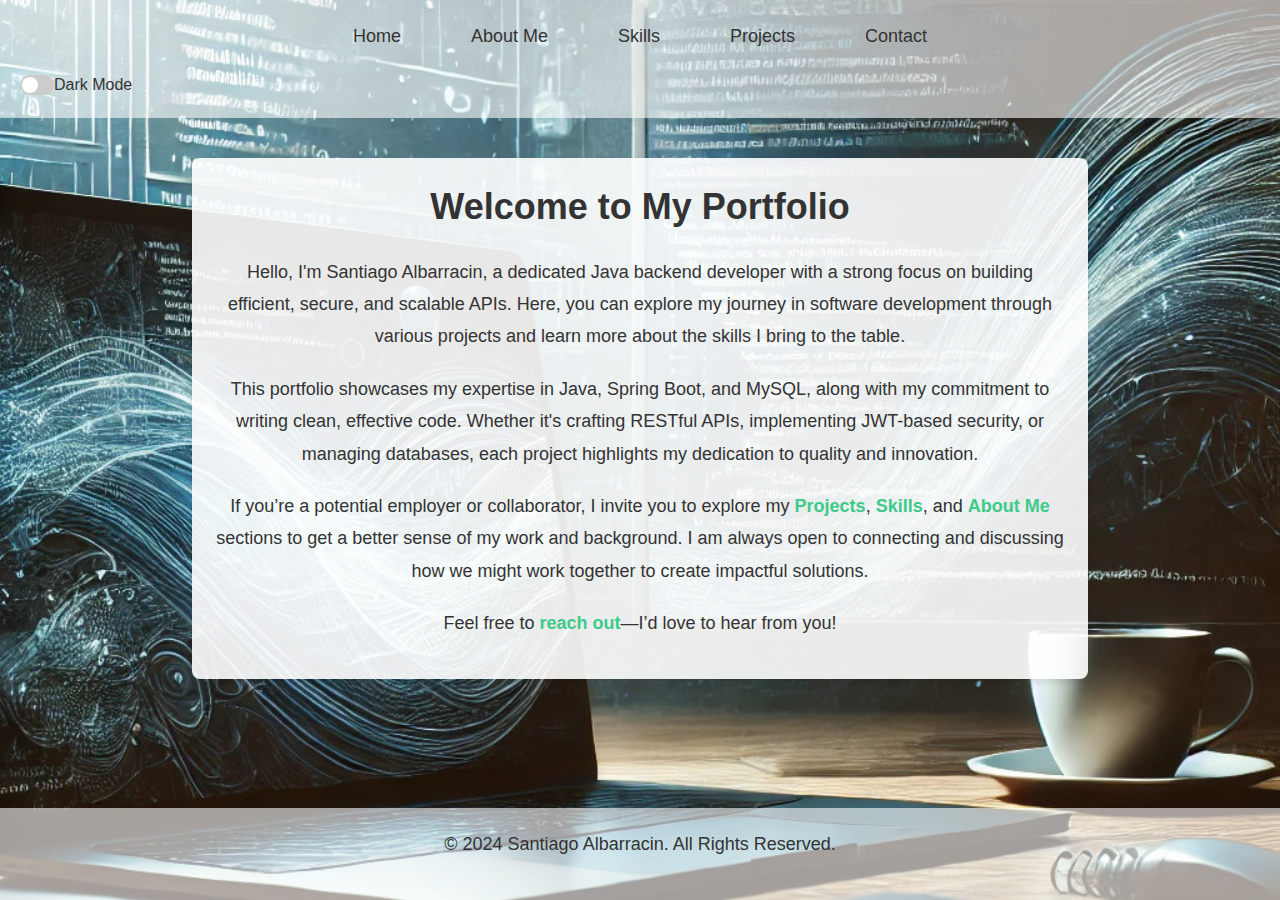
<file: index.html>
<!DOCTYPE html>
<html lang="en">
<head>
    <meta charset="UTF-8">
    <meta name="viewport" content="width=device-width, initial-scale=1.0">
    <meta name="description" content="Santiago Albarracin's Portfolio.">
    <title>Home - Santiago Albarracin</title>
    <link rel="stylesheet" href="styles.css">
</head>
<body>
    <header>
        <nav>
            <ul>
                <li><a href="index.html">Home</a></li>
                <li><a href="about.html">About Me</a></li>
                <li><a href="skills.html">Skills</a></li>
                <li><a href="projects.html">Projects</a></li>
                <li><a href="contact.html">Contact</a></li>
            </ul>
            <!-- Dark Mode Toggle -->
            <div class="theme-switch-wrapper">
                <label class="theme-switch" for="checkbox">
                    <input type="checkbox" id="checkbox">
                    <div class="slider round"></div>
                </label>
                <span id="theme-label">Dark Mode</span> <!-- Label will change -->
            </div>
        </nav>
    </header>

    <div class="container">
        <section id="welcome">
            <h1>Welcome to My Portfolio</h1>
            <p>Hello, I'm Santiago Albarracin, a dedicated Java backend developer with a strong focus on building efficient, secure, and scalable APIs. Here, you can explore my journey in software development through various projects and learn more about the skills I bring to the table.</p>
            <p>This portfolio showcases my expertise in Java, Spring Boot, and MySQL, along with my commitment to writing clean, effective code. Whether it's crafting RESTful APIs, implementing JWT-based security, or managing databases, each project highlights my dedication to quality and innovation.</p>
            <p>If you’re a potential employer or collaborator, I invite you to explore my <a href="projects.html">Projects</a>, <a href="skills.html">Skills</a>, and <a href="about.html">About Me</a> sections to get a better sense of my work and background. I am always open to connecting and discussing how we might work together to create impactful solutions.</p>
            <p>Feel free to <a href="contact.html">reach out</a>—I’d love to hear from you!</p>
        </section>
    </div>
    
    

    <footer>
        <p>&copy; 2024 Santiago Albarracin. All Rights Reserved.</p>
    </footer>

    <!-- JavaScript for Dark Mode -->
    <script src="theme-toggle.js"></script>
</body>
</html>
</file>
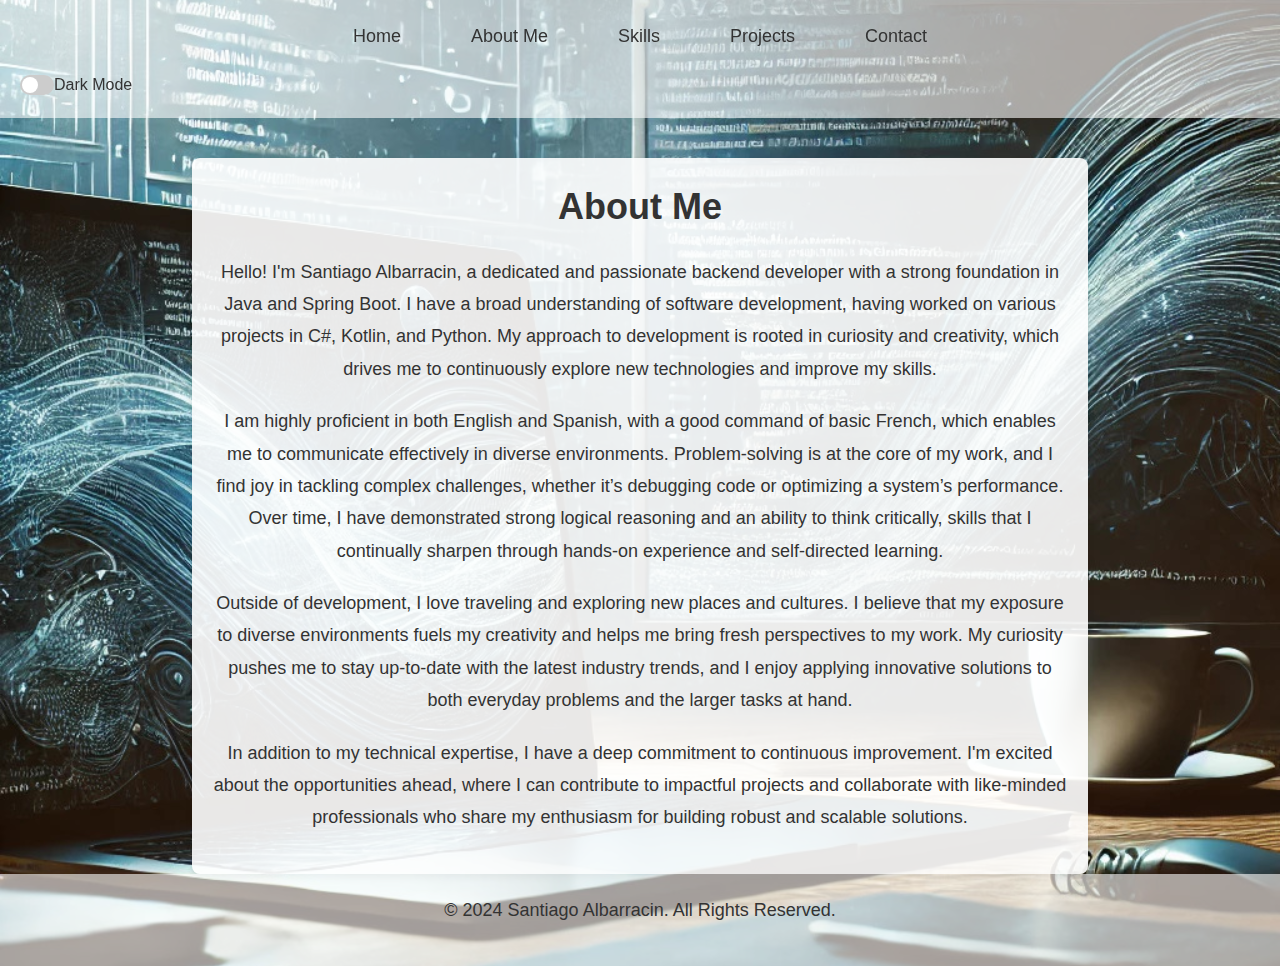
<file: about.html>
<!DOCTYPE html>
<html lang="en">
<head>
    <meta charset="UTF-8">
    <meta name="viewport" content="width=device-width, initial-scale=1.0">
    <meta name="description" content="About Santiago Albarracin, Java Backend Developer.">
    <title>About Me - Santiago Albarracin</title>
    <link rel="stylesheet" href="styles.css">
</head>
<body>
    <header>
        <nav>
            <ul>
                <li><a href="index.html">Home</a></li>
                <li><a href="about.html">About Me</a></li>
                <li><a href="skills.html">Skills</a></li>
                <li><a href="projects.html">Projects</a></li>
                <li><a href="contact.html">Contact</a></li>
            </ul>
                 <!-- Dark Mode Toggle -->
                 <div class="theme-switch-wrapper">
                    <label class="theme-switch" for="checkbox">
                        <input type="checkbox" id="checkbox">
                        <div class="slider round"></div>
                    </label>
                    <span id="theme-label">Dark Mode</span> <!-- Label will change -->
                </div>
        </nav>
    </header>

    <div class="container">
        <section id="about">
            <h1>About Me</h1>
            <p>Hello! I'm Santiago Albarracin, a dedicated and passionate backend developer with a strong foundation in Java and Spring Boot. I have a broad understanding of software development, having worked on various projects in C#, Kotlin, and Python. My approach to development is rooted in curiosity and creativity, which drives me to continuously explore new technologies and improve my skills.</p>

            <p>I am highly proficient in both English and Spanish, with a good command of basic French, which enables me to communicate effectively in diverse environments. Problem-solving is at the core of my work, and I find joy in tackling complex challenges, whether it’s debugging code or optimizing a system’s performance. Over time, I have demonstrated strong logical reasoning and an ability to think critically, skills that I continually sharpen through hands-on experience and self-directed learning.</p>

            <p>Outside of development, I love traveling and exploring new places and cultures. I believe that my exposure to diverse environments fuels my creativity and helps me bring fresh perspectives to my work. My curiosity pushes me to stay up-to-date with the latest industry trends, and I enjoy applying innovative solutions to both everyday problems and the larger tasks at hand.</p>

            <p>In addition to my technical expertise, I have a deep commitment to continuous improvement. I'm excited about the opportunities ahead, where I can contribute to impactful projects and collaborate with like-minded professionals who share my enthusiasm for building robust and scalable solutions.</p>
        </section>
    </div>

    <footer>
        <p>&copy; 2024 Santiago Albarracin. All Rights Reserved.</p>
    </footer>
   
    <!-- JavaScript for Dark Mode -->
    <script src="theme-toggle.js"></script>
</body>
</html>
</file>
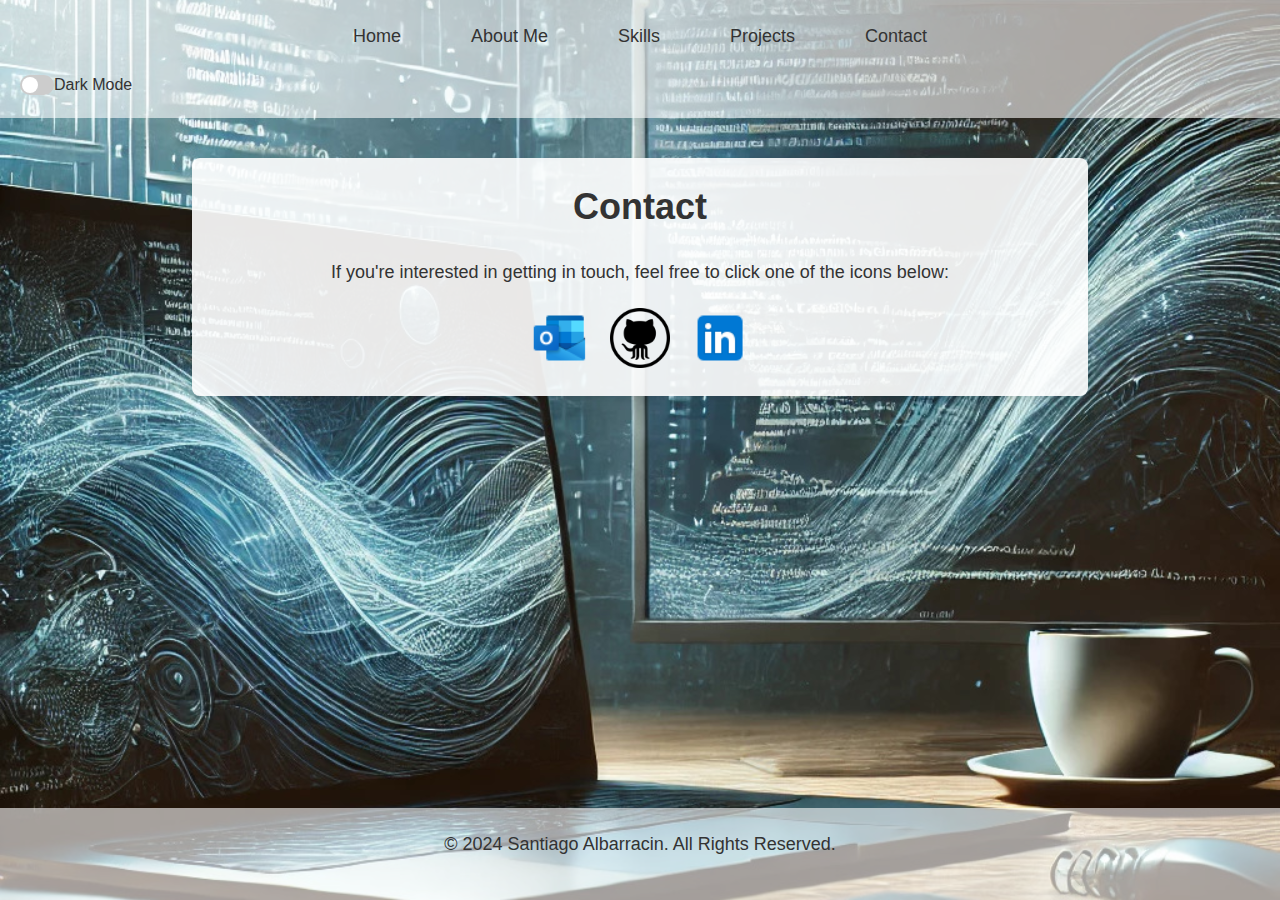
<file: contact.html>
<!DOCTYPE html>
<html lang="en">
<head>
    <meta charset="UTF-8">
    <meta name="viewport" content="width=device-width, initial-scale=1.0">
    <meta name="description" content="Contact Santiago Albarracin, Java Backend Developer.">
    <title>Contact - Santiago Albarracin</title>
    <link rel="stylesheet" href="styles.css">
</head>
<body>
    <header>
        <nav>
            <ul>
                <li><a href="index.html">Home</a></li>
                <li><a href="about.html">About Me</a></li>
                <li><a href="skills.html">Skills</a></li>
                <li><a href="projects.html">Projects</a></li>
                <li><a href="contact.html">Contact</a></li>
            </ul>
                  <!-- Dark Mode Toggle -->
            <div class="theme-switch-wrapper">
                <label class="theme-switch" for="checkbox">
                    <input type="checkbox" id="checkbox">
                    <div class="slider round"></div>
                </label>
                <span id="theme-label">Dark Mode</span> <!-- Label will change -->
            </div>
        </nav>
    </header>
<div class="container">
    <section id="contact" class="section">
        <h1>Contact</h1>
        <p>If you're interested in getting in touch, feel free to click one of the icons below:</p>
        
        <div class="contact-icons">
            <!-- Outlook Email Icon -->
            <a href="mailto:sa_albarracin@hotmail.com" target="_blank">
                <img src="images/outlook.png" alt="Outlook Email" class="contact-icon">
            </a>
            
            <!-- GitHub Icon -->
            <a href="https://github.com/santialb" target="_blank">
                <img src="images/github-logo.png" alt="GitHub" class="contact-icon">
            </a>
            
            <!-- LinkedIn Icon -->
            <a href="https://www.linkedin.com/in/santiago-albarrac%C3%ADn-quintero-217b96217/" target="_blank">
                <img src="images/linkedin.png" alt="LinkedIn" class="contact-icon">
            </a>
        </div>
 </div>
    </section>
    
    <footer>
        <p>&copy; 2024 Santiago Albarracin. All Rights Reserved.</p>
    </footer>
    
    <!-- JavaScript for Dark Mode -->
    <script src="theme-toggle.js"></script>
</body>
</html>
</file>
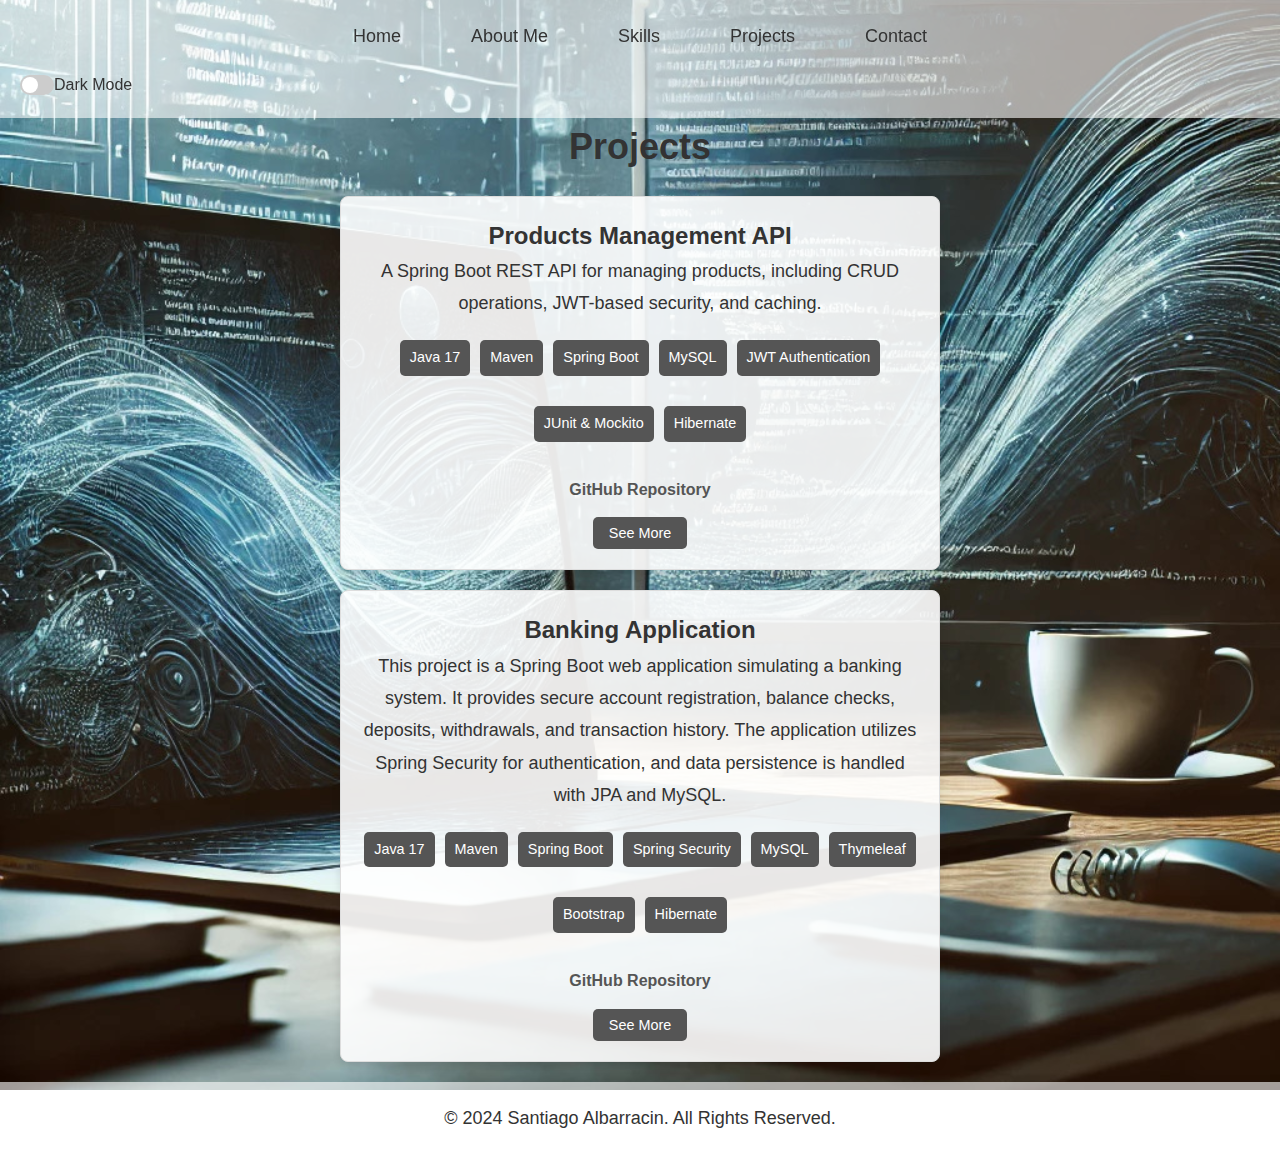
<file: projects.html>
<!DOCTYPE html>
<html lang="en">
<head>
    <meta charset="UTF-8">
    <meta name="viewport" content="width=device-width, initial-scale=1.0">
    <meta name="description" content="Projects by Santiago Albarracin, Java Backend Developer.">
    <title>Projects - Santiago Albarracin</title>
    <link rel="stylesheet" href="styles.css">
</head>
<body>
    <header>
        <nav>
            <ul>
                <li><a href="index.html">Home</a></li>
                <li><a href="about.html">About Me</a></li>
                <li><a href="skills.html">Skills</a></li>
                <li><a href="projects.html">Projects</a></li>
                <li><a href="contact.html">Contact</a></li>
            </ul>
                 <!-- Dark Mode Toggle -->
                 <div class="theme-switch-wrapper">
                    <label class="theme-switch" for="checkbox">
                        <input type="checkbox" id="checkbox">
                        <div class="slider round"></div>
                    </label>
                    <span id="theme-label">Dark Mode</span> <!-- Label will change -->
                </div>
        </nav>
    </header>

    
    <section id="projects" class="section">
        <h1>Projects</h1>
        
        <div class="project-card">
            <h2>Products Management API</h2>
            <p>A Spring Boot REST API for managing products, including CRUD operations, JWT-based security, and caching.</p>
            <ul class="tech-list">
                <li>Java 17</li>
                <li>Maven</li>
                <li>Spring Boot</li>
                <li>MySQL</li>
                <li>JWT Authentication</li>
                <li>JUnit & Mockito</li>
                <li>Hibernate</li>
            </ul>
            <div class="project-links">
                <a href="https://github.com/santialb/finalExam" target="_blank">GitHub Repository</a>
            </div>
            <!-- "See More" button and additional content -->
            <button class="see-more-btn">See More</button>
            <div class="project-more">
                <h3>Postman Screenshots</h3>
                <div class="screenshots">
                    <img src="images/loginUser.jpg" alt="Authentication Endpoint">
                    <img src="images/createNewUser.jpg" alt="Create Product Endpoint">
                    <img src="images/getProducts.jpg" alt="Get Products Endpoint">
                    <img src="images/getProductById.jpg" alt="Get Product by id Endpoint">
                    <img src="images/deleteProduct.jpg" alt="Delete Product by id Endpoint">
                    <img src="images/productNotFound.jpg" alt="Product not found after delete">
                    <img src="images/sqlSchema.jpg" alt="SQL Repository">
                    
                </div>
                <h3>Key Endpoints</h3>
                <ul>
                    <li><strong>POST /login:</strong> Authenticate and get JWT</li>
                    <li><strong>POST /product:</strong> Create a new product</li>
                    <li><strong>GET /products:</strong> Retrieve all products</li>
                    <li><strong>GET /product/{id}:</strong> Retrieve a product by ID</li>
                    <li><strong>DELETE /product/{id}:</strong> Delete a product by ID</li>
                </ul>
            </div>
        </div>


        <div class="project-card">
            <h2>Banking Application</h2>
            <p>This project is a Spring Boot web application simulating a banking system. It provides secure account registration, balance checks, deposits, withdrawals, and transaction history. The application utilizes Spring Security for authentication, and data persistence is handled with JPA and MySQL.</p>
            <ul class="tech-list">
                <li>Java 17</li>
                <li>Maven</li>
                <li>Spring Boot</li>
                <li>Spring Security</li>
                <li>MySQL</li>
                <li>Thymeleaf</li>
                <li>Bootstrap</li>
                <li>Hibernate</li>
            </ul>
            <div class="project-links">
                <a href="https://github.com/santialb/bankApp" target="_blank">GitHub Repository</a>
            </div>
            <!-- "See More" button and additional content -->
            <button class="see-more-btn">See More</button>
            <div class="project-more">
                <h3>Key Endpoints</h3>
                <ul>
                    <li><strong>GET /dashboard:</strong> Displays account details and balance</li>
                    <li><strong>POST /register:</strong> Register a new account</li>
                    <li><strong>POST /deposit:</strong> Deposit funds into an account</li>
                    <li><strong>POST /withdraw:</strong> Withdraw funds from an account</li>
                    <li><strong>POST /transfer:</strong> Transfer funds to another account</li>
                    <li><strong>GET /transactions:</strong> View transaction history</li>
                </ul>
            </div>
        </div>
        
    </section>
    
    
    

    <footer>
        <p>&copy; 2024 Santiago Albarracin. All Rights Reserved.</p>
    </footer>
    
    <!-- JavaScript for Dark Mode -->
    <script src="theme-toggle.js"></script>
    <script src="see-more-toggle.js"></script> <!-- Add this line -->

</body>
</html>
</file>
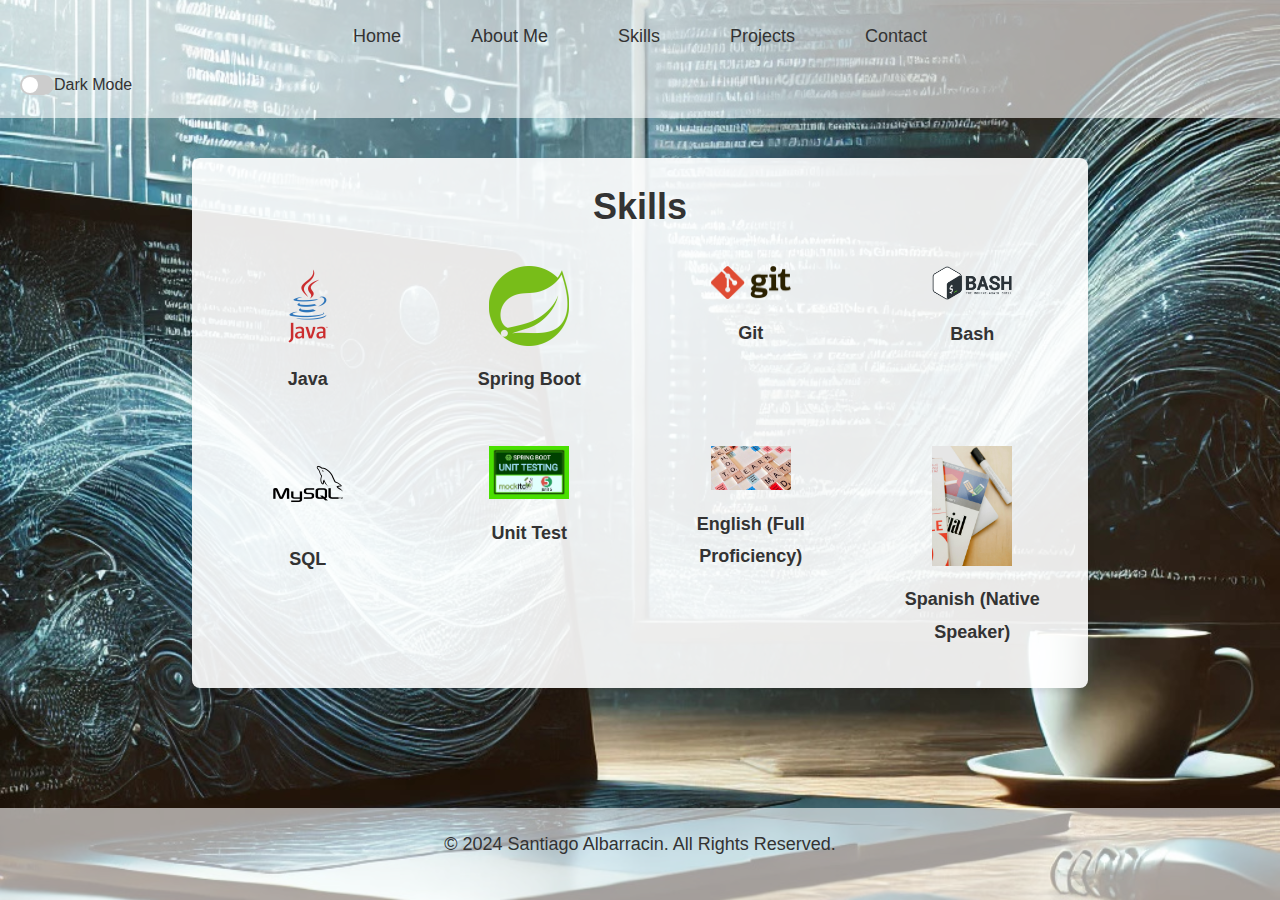
<file: skills.html>
<!DOCTYPE html>
<html lang="en">
<head>
    <meta charset="UTF-8">
    <meta name="viewport" content="width=device-width, initial-scale=1.0">
    <meta name="description" content="Santiago Albarracin's Skills.">
    <title>Skills - Santiago Albarracin</title>
    <link rel="stylesheet" href="styles.css">
</head>
<body>
    <header>
        <nav>
            <ul>
                <li><a href="index.html">Home</a></li>
                <li><a href="about.html">About Me</a></li>
                <li><a href="skills.html">Skills</a></li>
                <li><a href="projects.html">Projects</a></li>
                <li><a href="contact.html">Contact</a></li>
            </ul>
                  <!-- Dark Mode Toggle -->
            <div class="theme-switch-wrapper">
                <label class="theme-switch" for="checkbox">
                    <input type="checkbox" id="checkbox">
                    <div class="slider round"></div>
                </label>
                <span id="theme-label">Dark Mode</span> <!-- Label will change -->
            </div>
        </nav>
    </header>

    <div class="container">
        <section id="skills">
            <h1>Skills</h1>
            <div class="skills-grid">
                <div class="skill">
                    <img src="images/java-logo-1.png" alt="Java logo">
                    <p>Java</p>
                </div>
                <div class="skill">
                    <img src="images/spring-logo.png" alt="Spring Boot logo">
                    <p>Spring Boot</p>
                </div>
                <div class="skill">
                    <img src="images/git-logo.png" alt="Git logo">
                    <p>Git</p>
                </div>
                <div class="skill">
                    <img src="images/bash.png" alt="Bash logo">
                    <p>Bash</p>
                </div>
                <div class="skill">
                    <img src="images/mysql-logo-2.png" alt="SQL logo">
                    <p>SQL</p>
                </div>
                <div class="skill">
                    <img src="images/test.jpg" alt="Unit Test logo">
                    <p>Unit Test</p>
                </div>
                <div class="skill">
                    <img src="images/english.jpg" alt="English logo">
                    <p>English (Full Proficiency)</p>
                </div>
                <div class="skill">
                    <img src="images/espa.jpg" alt="Spanish logo">
                    <p>Spanish (Native Speaker)</p>
                </div>
            </div>
        </section>
    </div>

    <footer>
        <p>&copy; 2024 Santiago Albarracin. All Rights Reserved.</p>
    </footer>
   
    <!-- JavaScript for Dark Mode -->
    <script src="theme-toggle.js"></script>
</body>
</html>
</file>
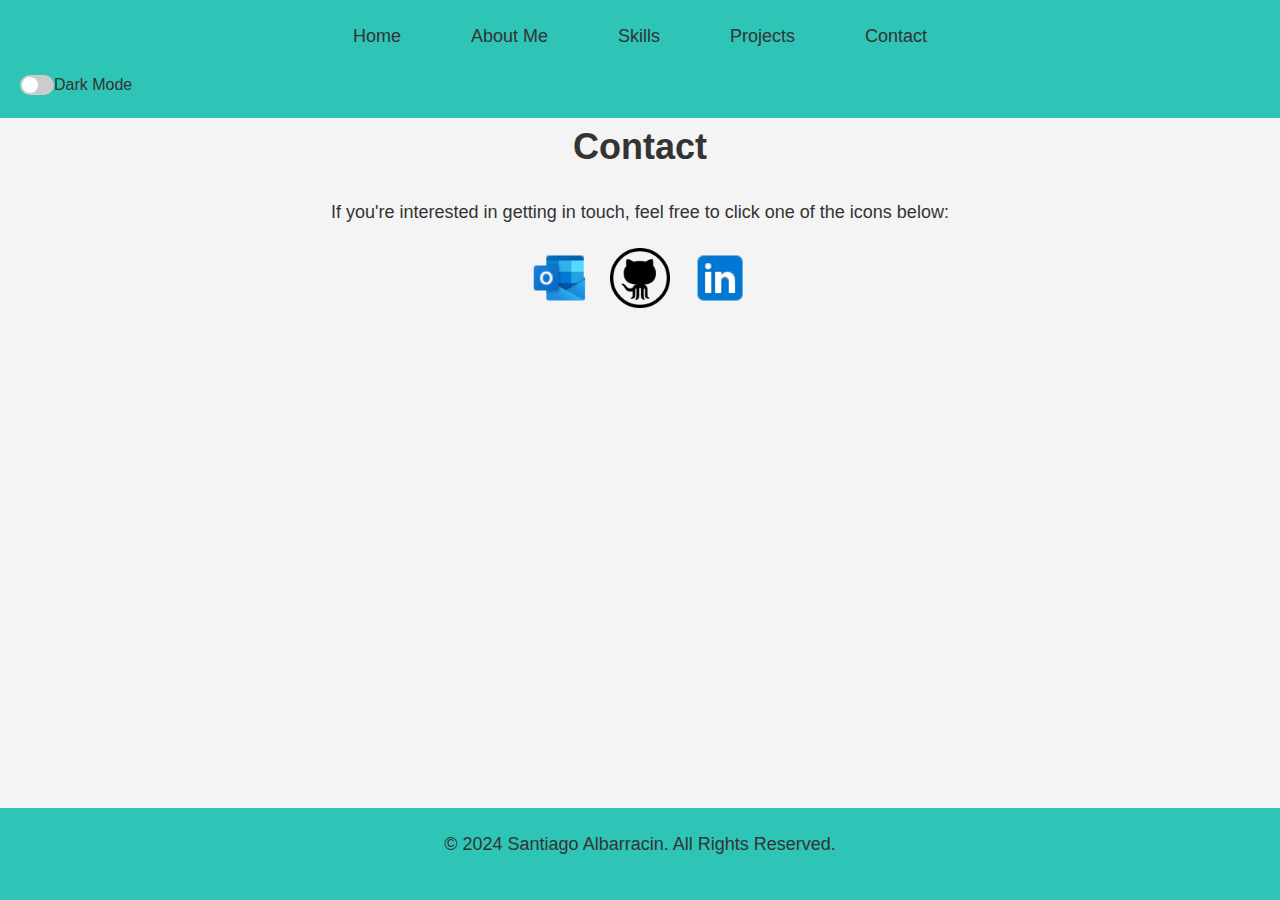
<file: Page/contact.html>
<!DOCTYPE html>
<html lang="en">
<head>
    <meta charset="UTF-8">
    <meta name="viewport" content="width=device-width, initial-scale=1.0">
    <meta name="description" content="Contact Santiago Albarracin, Java Backend Developer.">
    <title>Contact - Santiago Albarracin</title>
    <link rel="stylesheet" href="styles.css">
</head>
<body>
    <header>
        <nav>
            <ul>
                <li><a href="index.html">Home</a></li>
                <li><a href="about.html">About Me</a></li>
                <li><a href="skills.html">Skills</a></li>
                <li><a href="projects.html">Projects</a></li>
                <li><a href="contact.html">Contact</a></li>
            </ul>
                  <!-- Dark Mode Toggle -->
            <div class="theme-switch-wrapper">
                <label class="theme-switch" for="checkbox">
                    <input type="checkbox" id="checkbox">
                    <div class="slider round"></div>
                </label>
                <span id="theme-label">Dark Mode</span> <!-- Label will change -->
            </div>
        </nav>
    </header>

    <section id="contact" class="section">
        <h1>Contact</h1>
        <p>If you're interested in getting in touch, feel free to click one of the icons below:</p>
        
        <div class="contact-icons">
            <!-- Outlook Email Icon -->
            <a href="mailto:sa_albarracin@hotmail.com" target="_blank">
                <img src="images/outlook.png" alt="Outlook Email" class="contact-icon">
            </a>
            
            <!-- GitHub Icon -->
            <a href="https://github.com/santialb" target="_blank">
                <img src="images/github-logo.png" alt="GitHub" class="contact-icon">
            </a>
            
            <!-- LinkedIn Icon -->
            <a href="https://www.linkedin.com/in/santiago-albarrac%C3%ADn-quintero-217b96217/" target="_blank">
                <img src="images/linkedin.png" alt="LinkedIn" class="contact-icon">
            </a>
        </div>
    </section>
    
    <footer>
        <p>&copy; 2024 Santiago Albarracin. All Rights Reserved.</p>
    </footer>
    
    <!-- JavaScript for Dark Mode -->
    <script src="theme-toggle.js"></script>
</body>
</html>
</file>
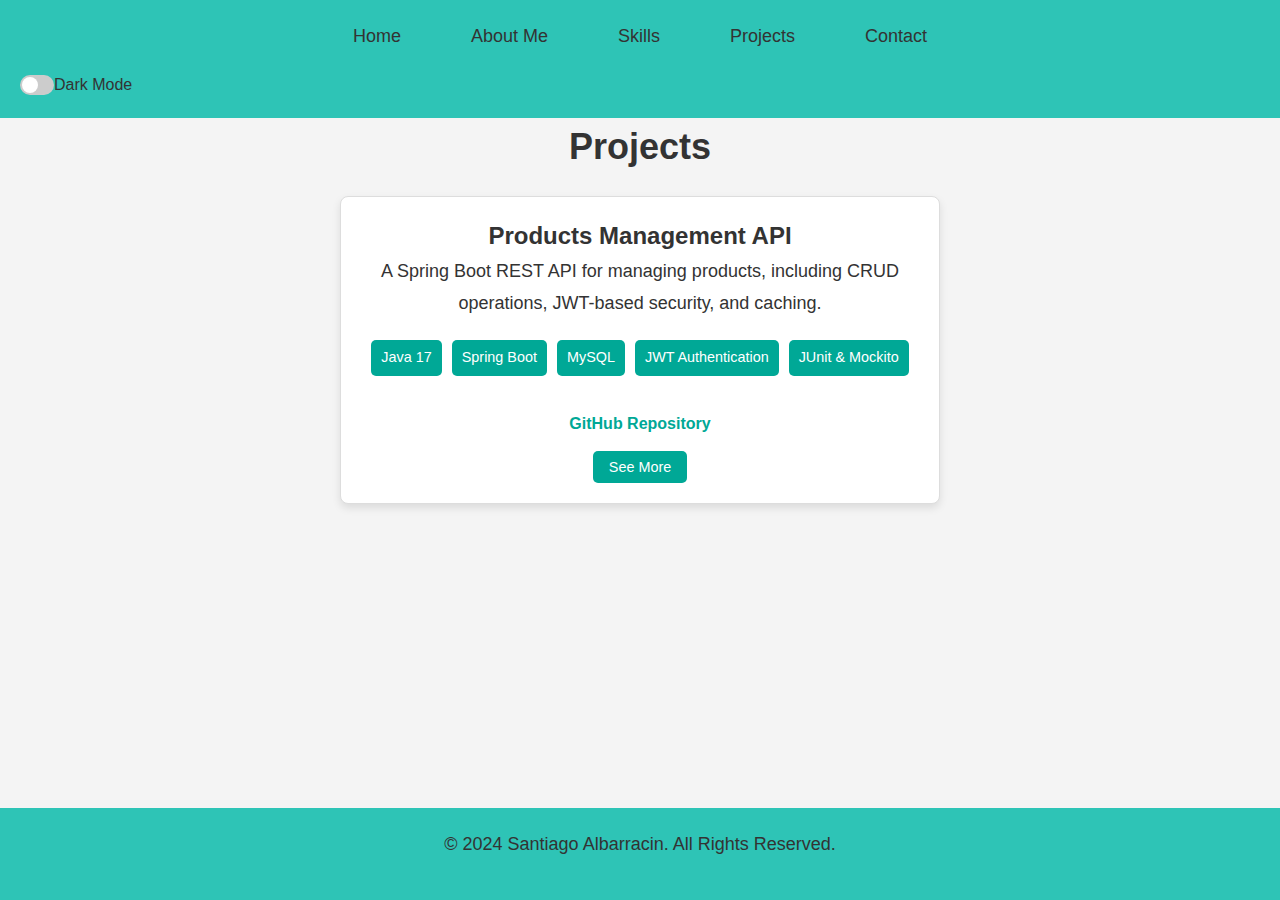
<file: Page/projects.html>
<!DOCTYPE html>
<html lang="en">
<head>
    <meta charset="UTF-8">
    <meta name="viewport" content="width=device-width, initial-scale=1.0">
    <meta name="description" content="Projects by Santiago Albarracin, Java Backend Developer.">
    <title>Projects - Santiago Albarracin</title>
    <link rel="stylesheet" href="styles.css">
</head>
<body>
    <header>
        <nav>
            <ul>
                <li><a href="index.html">Home</a></li>
                <li><a href="about.html">About Me</a></li>
                <li><a href="skills.html">Skills</a></li>
                <li><a href="projects.html">Projects</a></li>
                <li><a href="contact.html">Contact</a></li>
            </ul>
                 <!-- Dark Mode Toggle -->
                 <div class="theme-switch-wrapper">
                    <label class="theme-switch" for="checkbox">
                        <input type="checkbox" id="checkbox">
                        <div class="slider round"></div>
                    </label>
                    <span id="theme-label">Dark Mode</span> <!-- Label will change -->
                </div>
        </nav>
    </header>

    
    <section id="projects" class="section">
        <h1>Projects</h1>
        
        <div class="project-card">
            <h2>Products Management API</h2>
            <p>A Spring Boot REST API for managing products, including CRUD operations, JWT-based security, and caching.</p>
            <ul class="tech-list">
                <li>Java 17</li>
                <li>Spring Boot</li>
                <li>MySQL</li>
                <li>JWT Authentication</li>
                <li>JUnit & Mockito</li>
            </ul>
            <div class="project-links">
                <a href="https://github.com/santialb/finalExam" target="_blank">GitHub Repository</a>
            </div>
            <!-- "See More" button and additional content -->
            <button class="see-more-btn">See More</button>
            <div class="project-more">
                <h3>Postman Screenshots</h3>
                <div class="screenshots">
                    <img src="images/loginUser.jpg" alt="Authentication Endpoint">
                    <img src="images/createNewUser.jpg" alt="Create Product Endpoint">
                    <img src="images/getProducts.jpg" alt="Get Products Endpoint">
                    <img src="images/getProductById.jpg" alt="Get Product by id Endpoint">
                    <img src="images/deleteProduct.jpg" alt="Delete Product by id Endpoint">
                    <img src="images/productNotFound.jpg" alt="Product not found after delete">
                    <img src="images/sqlSchema.jpg" alt="SQL Repository">
                    
                </div>
                <h3>Key Endpoints</h3>
                <ul>
                    <li><strong>POST /login:</strong> Authenticate and get JWT</li>
                    <li><strong>POST /product:</strong> Create a new product</li>
                    <li><strong>GET /products:</strong> Retrieve all products</li>
                    <li><strong>GET /product/{id}:</strong> Retrieve a product by ID</li>
                    <li><strong>DELETE /product/{id}:</strong> Delete a product by ID</li>
                </ul>
            </div>
        </div>
    </section>
    
    
    

    <footer>
        <p>&copy; 2024 Santiago Albarracin. All Rights Reserved.</p>
    </footer>
    
    <!-- JavaScript for Dark Mode -->
    <script src="theme-toggle.js"></script>
    <script src="see-more-toggle.js"></script> <!-- Add this line -->

</body>
</html>
</file>
<file: styles.css>
/* General Reset */
* {
    margin: 0;
    padding: 0;
    box-sizing: border-box;
}

html {
    scroll-behavior: smooth;
}

/* Light Mode (default) */
:root {
    --background-color: rgba(255, 255, 255, 0.8); /* Update: Slightly transparent for overlay effect */
    --text-color: #333333; /* Update: Softer dark color for readability */
    --container-bg-color: rgba(255, 255, 255, 0.9); /* Update: Light container background with transparency */
    --header-bg-color: rgba(255, 255, 255, 0.6); /* Update: Semi-transparent for overlay effect on header */
    --link-color: #555555; /* Update: Soft gray for links */
    --footer-bg-color: rgba(255, 255, 255, 0.6); 
}

/* Dark Mode */
[data-theme="dark"] {
    --background-color: rgba(30, 30, 30, 0.8); /* Adds a semi-transparent overlay */
    --text-color: #f5f5f5;
    --container-bg-color: #333333;
    --header-bg-color: rgba(18, 18, 18, 0.9); /* Darker overlay for header */
    --link-color: #3ECA89;
    --footer-bg-color: rgba(18, 18, 18, 0.9);

    background-color: var(--background-color); /* Overlay effect for dark mode */
    background-blend-mode: overlay; /* Darkens the background image */
}

/* Apply Variables */
body {
    font-family: 'Poppins', sans-serif;
    line-height: 1.6;
    background: url('images/backgroundHQ.jpg') no-repeat center center fixed;
    background-size: cover;
    background-blend-mode: lighten; /* Update: Makes background appear softer */
    color: var(--text-color);
    min-height: 100vh;
    display: flex;
    flex-direction: column;
    transition: background-color 0.3s, color 0.3s;
}

/* Container for content */
.container {
    width: 80%;
    margin: 0 auto;
    padding: 20px;
    background-color: var(--container-bg-color); /* Use container background variable */
    box-shadow: 0px 4px 6px rgba(0, 0, 0, 0.1);
    border-radius: 8px;
    margin-top: 40px;
}

/* Header Styling */
header {
    background-color: var(--header-bg-color);
    color: var(--text-color);
    padding: 20px 0;
    position: sticky;
    top: 0;
    z-index: 1000;
}

nav ul {
    list-style: none;
    display: flex;
    justify-content: center;
    gap: 30px;
}

nav ul li a {
    color: var(--text-color);
    text-decoration: none;
    font-size: 18px;
    padding: 10px 20px;
    border-radius: 5px;
    transition: background-color 0.3s ease;
}

nav ul li a:hover {
    background-color: rgba(255, 255, 255, 0.2);
}

/* Section Styling */
h1 {
    font-size: 36px;
    color: var(--text-color);
    text-align: center;
    margin-bottom: 20px;
}

p, ul li {
    font-size: 18px;
    line-height: 1.8;
    margin-bottom: 20px;
    text-align: center;
    color: var(--text-color);
}

/* Footer Styling */
footer {
    background-color: var(--footer-bg-color);
    color: white;
    text-align: center;
    padding: 20px 0;
    margin-top: auto;
}

/* Responsive Design */
@media (max-width: 768px) {
    .container {
        width: 90%;
    }

    h1 {
        font-size: 28px;
    }

    p, ul li {
        font-size: 16px;
    }
}

/* Scoped Styles for Skills Page */
#skills .skills-grid {
    display: grid;
    grid-template-columns: repeat(auto-fit, minmax(150px, 1fr));
    gap: 30px;
    justify-items: center;
    margin-top: 30px;
}

#skills .skill {
    text-align: center;
}

#skills .skill img {
    width: 80px;
    height: auto;
    margin-bottom: 10px;
}

#skills .skill p {
    font-size: 18px;
    font-weight: bold;
}

/* Hover Effects */
.skill img:hover {
    transform: scale(1.1);
    transition: transform 0.3s ease;
}

.skill p:hover {
    color: #00A896;
    transition: color 0.3s ease;
}

/* Toggle Switch Styling */
.theme-switch-wrapper {
    display: flex;
    align-items: center;
    margin-left: 20px;
}

.theme-switch {
    position: relative;
    display: inline-block;
    width: 34px;
    height: 20px;
}

.theme-switch input {
    display: none;
}

.slider {
    position: absolute;
    cursor: pointer;
    top: 0;
    left: 0;
    right: 0;
    bottom: 0;
    background-color: #ccc;
    transition: 0.4s;
    border-radius: 34px;
}

.slider:before {
    position: absolute;
    content: "";
    height: 16px;
    width: 16px;
    left: 2px;
    bottom: 2px;
    background-color: white;
    transition: 0.4s;
    border-radius: 50%;
}

input:checked + .slider {
    background-color: #00A896;
}

input:checked + .slider:before {
    transform: translateX(14px);
}
/* Original Project Card Styling */
.project-card {
    background-color: var(--container-bg-color);
    border: 1px solid #ddd;
    border-radius: 8px;
    padding: 20px;
    margin: 20px auto;
    width: 80%;
    max-width: 600px;
    box-shadow: 0px 4px 8px rgba(0, 0, 0, 0.1);
    transition: box-shadow 0.3s ease;
    color: var(--text-color);
    text-align: center;
}

.project-card h2 {
    margin-top: 0;
    color: var(--text-color);
}

.project-card p {
    color: var(--text-color);
}

/* Technology list styling */
.tech-list {
    list-style: none;
    padding: 0;
    display: flex;
    flex-wrap: wrap;
    justify-content: center;
    gap: 10px;
    margin: 15px 0;
}

.tech-list li {
    background-color: var(--link-color);
    color: #fff;
    padding: 5px 10px;
    border-radius: 5px;
    font-size: 0.9em;
    transition: background-color 0.3s;
}

/* Link styling */
.project-links a {
    color: var(--link-color);
    text-decoration: none;
    font-weight: bold;
    margin: 10px;
}

.project-links a:hover {
    text-decoration: underline;
}

/* New Styles for "See More" Button and Expandable Content */
.see-more-btn {
    margin-top: 15px;
    padding: 8px 16px;
    font-size: 0.9em;
    color: #fff;
    background-color: var(--link-color);
    border: none;
    border-radius: 5px;
    cursor: pointer;
    transition: background-color 0.3s ease;
}

.see-more-btn:hover {
    background-color: #2EC4B6;
}

/* Additional Content (hidden by default) */
.project-more {
    display: none;
    margin-top: 20px;
}

/* Screenshot Styling */
.screenshots {
    display: flex;
    gap: 10px;
    justify-content: center;
    margin-top: 10px;
}

.screenshots img {
    width: 70px; /* Start with a larger default width */
    height: auto;
    border-radius: 5px;
    box-shadow: 0px 4px 6px rgba(0, 0, 0, 0.1);
    transition: transform 0.3s ease, width 0.3s ease;
}

/* Enlarge image on hover */
.screenshots img:hover {
    transform: scale(12); /* Scale up to double size */
    z-index: 1; /* Ensure it appears above surrounding elements */
}



/* Key Endpoints List */
.project-more h3 {
    font-size: 18px;
    color: var(--text-color);
    margin-top: 10px;
}

.project-more ul {
    list-style: none;
    padding: 0;
    margin-top: 5px;
}

.project-more li {
    font-size: 14px;
    color: var(--text-color);
    text-align: left;
    margin: 5px 0;
}

/* Contact Icons Styling */
.contact-icons {
    display: flex;
    gap: 20px;
    justify-content: center;
    margin-top: 20px;
}

.contact-icon {
    width: 60px; /* Adjust size as needed */
    height: 60px;
    border-radius: 8px;
    transition: transform 0.3s ease, box-shadow 0.3s ease;
}

.contact-icon:hover {
    transform: scale(1.2);
    box-shadow: 0px 4px 8px rgba(0, 0, 0, 0.2);
}

/* Make links within the container more visible */
.container a {
    color: #3ECA89; /* Choose a bright, contrasting color for visibility */
    text-decoration: none;
    font-weight: bold;
}

.container a:hover {
    color: #2EC4B6; /* Slightly different shade for hover effect */
    text-decoration: underline;
}

/* Responsive adjustments */
@media (max-width: 768px) {
    .container {
        width: 90%;
    }

    header nav ul {
        flex-direction: column;
        gap: 15px;
    }

    h1 {
        font-size: 28px;
    }

    p, ul li {
        font-size: 16px;
    }

    /* Adjust project card layout */
    .project-card {
        width: 100%;
        padding: 15px;
        font-size: 0.9em;
    }

    /* Adjust contact icons for mobile */
    .contact-icons {
        flex-direction: column;
        gap: 15px;
    }

    .contact-icon {
        width: 50px;
        height: 50px;
    }

    /* Adjust screenshots for mobile */
    .screenshots {
        flex-direction: column;
    }

    .screenshots img {
        width: 100%; /* Scale to fit screen */
        max-width: 150px;
    }
}

/* Larger screens adjustments */
@media (min-width: 1024px) {
    .container {
        width: 70%;
    }
}
</file>
<file: Page/styles.css>
/* General Reset */
* {
    margin: 0;
    padding: 0;
    box-sizing: border-box;
}

html {
    scroll-behavior: smooth;
}

/* Light Mode (default) */
:root {
    --background-color: #f4f4f4;
    --text-color: #333;
    --container-bg-color: white; /* Background for the container */
    --header-bg-color: #2EC4B6;
    --link-color: #00A896;
    --footer-bg-color: #2EC4B6;
}

/* Dark Mode */
[data-theme="dark"] {
    --background-color: #1e1e1e;
    --text-color: #f5f5f5;
    --container-bg-color: #333333; /* Darker container background */
    --header-bg-color: #121212;
    --link-color: #3ECA89;
    --footer-bg-color: #121212;
}

/* Apply Variables */
body {
    font-family: 'Poppins', sans-serif;
    line-height: 1.6;
    background-color: var(--background-color);
    color: var(--text-color);
    min-height: 100vh;
    display: flex;
    flex-direction: column;
    transition: background-color 0.3s, color 0.3s;
}

/* Container for content */
.container {
    width: 80%;
    margin: 0 auto;
    padding: 20px;
    background-color: var(--container-bg-color); /* Use container background variable */
    box-shadow: 0px 4px 6px rgba(0, 0, 0, 0.1);
    border-radius: 8px;
    margin-top: 40px;
}

/* Header Styling */
header {
    background-color: var(--header-bg-color);
    color: var(--text-color);
    padding: 20px 0;
    position: sticky;
    top: 0;
    z-index: 1000;
}

nav ul {
    list-style: none;
    display: flex;
    justify-content: center;
    gap: 30px;
}

nav ul li a {
    color: var(--text-color);
    text-decoration: none;
    font-size: 18px;
    padding: 10px 20px;
    border-radius: 5px;
    transition: background-color 0.3s ease;
}

nav ul li a:hover {
    background-color: rgba(255, 255, 255, 0.2);
}

/* Section Styling */
h1 {
    font-size: 36px;
    color: var(--text-color);
    text-align: center;
    margin-bottom: 20px;
}

p, ul li {
    font-size: 18px;
    line-height: 1.8;
    margin-bottom: 20px;
    text-align: center;
    color: var(--text-color);
}

/* Footer Styling */
footer {
    background-color: var(--footer-bg-color);
    color: white;
    text-align: center;
    padding: 20px 0;
    margin-top: auto;
}

/* Responsive Design */
@media (max-width: 768px) {
    .container {
        width: 90%;
    }

    h1 {
        font-size: 28px;
    }

    p, ul li {
        font-size: 16px;
    }
}

/* Scoped Styles for Skills Page */
#skills .skills-grid {
    display: grid;
    grid-template-columns: repeat(auto-fit, minmax(150px, 1fr));
    gap: 30px;
    justify-items: center;
    margin-top: 30px;
}

#skills .skill {
    text-align: center;
}

#skills .skill img {
    width: 80px;
    height: auto;
    margin-bottom: 10px;
}

#skills .skill p {
    font-size: 18px;
    font-weight: bold;
}

/* Hover Effects */
.skill img:hover {
    transform: scale(1.1);
    transition: transform 0.3s ease;
}

.skill p:hover {
    color: #00A896;
    transition: color 0.3s ease;
}

/* Toggle Switch Styling */
.theme-switch-wrapper {
    display: flex;
    align-items: center;
    margin-left: 20px;
}

.theme-switch {
    position: relative;
    display: inline-block;
    width: 34px;
    height: 20px;
}

.theme-switch input {
    display: none;
}

.slider {
    position: absolute;
    cursor: pointer;
    top: 0;
    left: 0;
    right: 0;
    bottom: 0;
    background-color: #ccc;
    transition: 0.4s;
    border-radius: 34px;
}

.slider:before {
    position: absolute;
    content: "";
    height: 16px;
    width: 16px;
    left: 2px;
    bottom: 2px;
    background-color: white;
    transition: 0.4s;
    border-radius: 50%;
}

input:checked + .slider {
    background-color: #00A896;
}

input:checked + .slider:before {
    transform: translateX(14px);
}
/* Original Project Card Styling */
.project-card {
    background-color: var(--container-bg-color);
    border: 1px solid #ddd;
    border-radius: 8px;
    padding: 20px;
    margin: 20px auto;
    width: 80%;
    max-width: 600px;
    box-shadow: 0px 4px 8px rgba(0, 0, 0, 0.1);
    transition: box-shadow 0.3s ease;
    color: var(--text-color);
    text-align: center;
}

.project-card h2 {
    margin-top: 0;
    color: var(--text-color);
}

.project-card p {
    color: var(--text-color);
}

/* Technology list styling */
.tech-list {
    list-style: none;
    padding: 0;
    display: flex;
    flex-wrap: wrap;
    justify-content: center;
    gap: 10px;
    margin: 15px 0;
}

.tech-list li {
    background-color: var(--link-color);
    color: #fff;
    padding: 5px 10px;
    border-radius: 5px;
    font-size: 0.9em;
    transition: background-color 0.3s;
}

/* Link styling */
.project-links a {
    color: var(--link-color);
    text-decoration: none;
    font-weight: bold;
    margin: 10px;
}

.project-links a:hover {
    text-decoration: underline;
}

/* New Styles for "See More" Button and Expandable Content */
.see-more-btn {
    margin-top: 15px;
    padding: 8px 16px;
    font-size: 0.9em;
    color: #fff;
    background-color: var(--link-color);
    border: none;
    border-radius: 5px;
    cursor: pointer;
    transition: background-color 0.3s ease;
}

.see-more-btn:hover {
    background-color: #2EC4B6;
}

/* Additional Content (hidden by default) */
.project-more {
    display: none;
    margin-top: 20px;
}

/* Screenshot Styling */
.screenshots {
    display: flex;
    gap: 10px;
    justify-content: center;
    margin-top: 10px;
}

.screenshots img {
    width: 70px; /* Start with a larger default width */
    height: auto;
    border-radius: 5px;
    box-shadow: 0px 4px 6px rgba(0, 0, 0, 0.1);
    transition: transform 0.3s ease, width 0.3s ease;
}

/* Enlarge image on hover */
.screenshots img:hover {
    transform: scale(12); /* Scale up to double size */
    z-index: 1; /* Ensure it appears above surrounding elements */
}



/* Key Endpoints List */
.project-more h3 {
    font-size: 18px;
    color: var(--text-color);
    margin-top: 10px;
}

.project-more ul {
    list-style: none;
    padding: 0;
    margin-top: 5px;
}

.project-more li {
    font-size: 14px;
    color: var(--text-color);
    text-align: left;
    margin: 5px 0;
}

/* Contact Icons Styling */
.contact-icons {
    display: flex;
    gap: 20px;
    justify-content: center;
    margin-top: 20px;
}

.contact-icon {
    width: 60px; /* Adjust size as needed */
    height: 60px;
    border-radius: 8px;
    transition: transform 0.3s ease, box-shadow 0.3s ease;
}

.contact-icon:hover {
    transform: scale(1.2);
    box-shadow: 0px 4px 8px rgba(0, 0, 0, 0.2);
}

/* Make links within the container more visible */
.container a {
    color: #3ECA89; /* Choose a bright, contrasting color for visibility */
    text-decoration: none;
    font-weight: bold;
}

.container a:hover {
    color: #2EC4B6; /* Slightly different shade for hover effect */
    text-decoration: underline;
}
</file>
